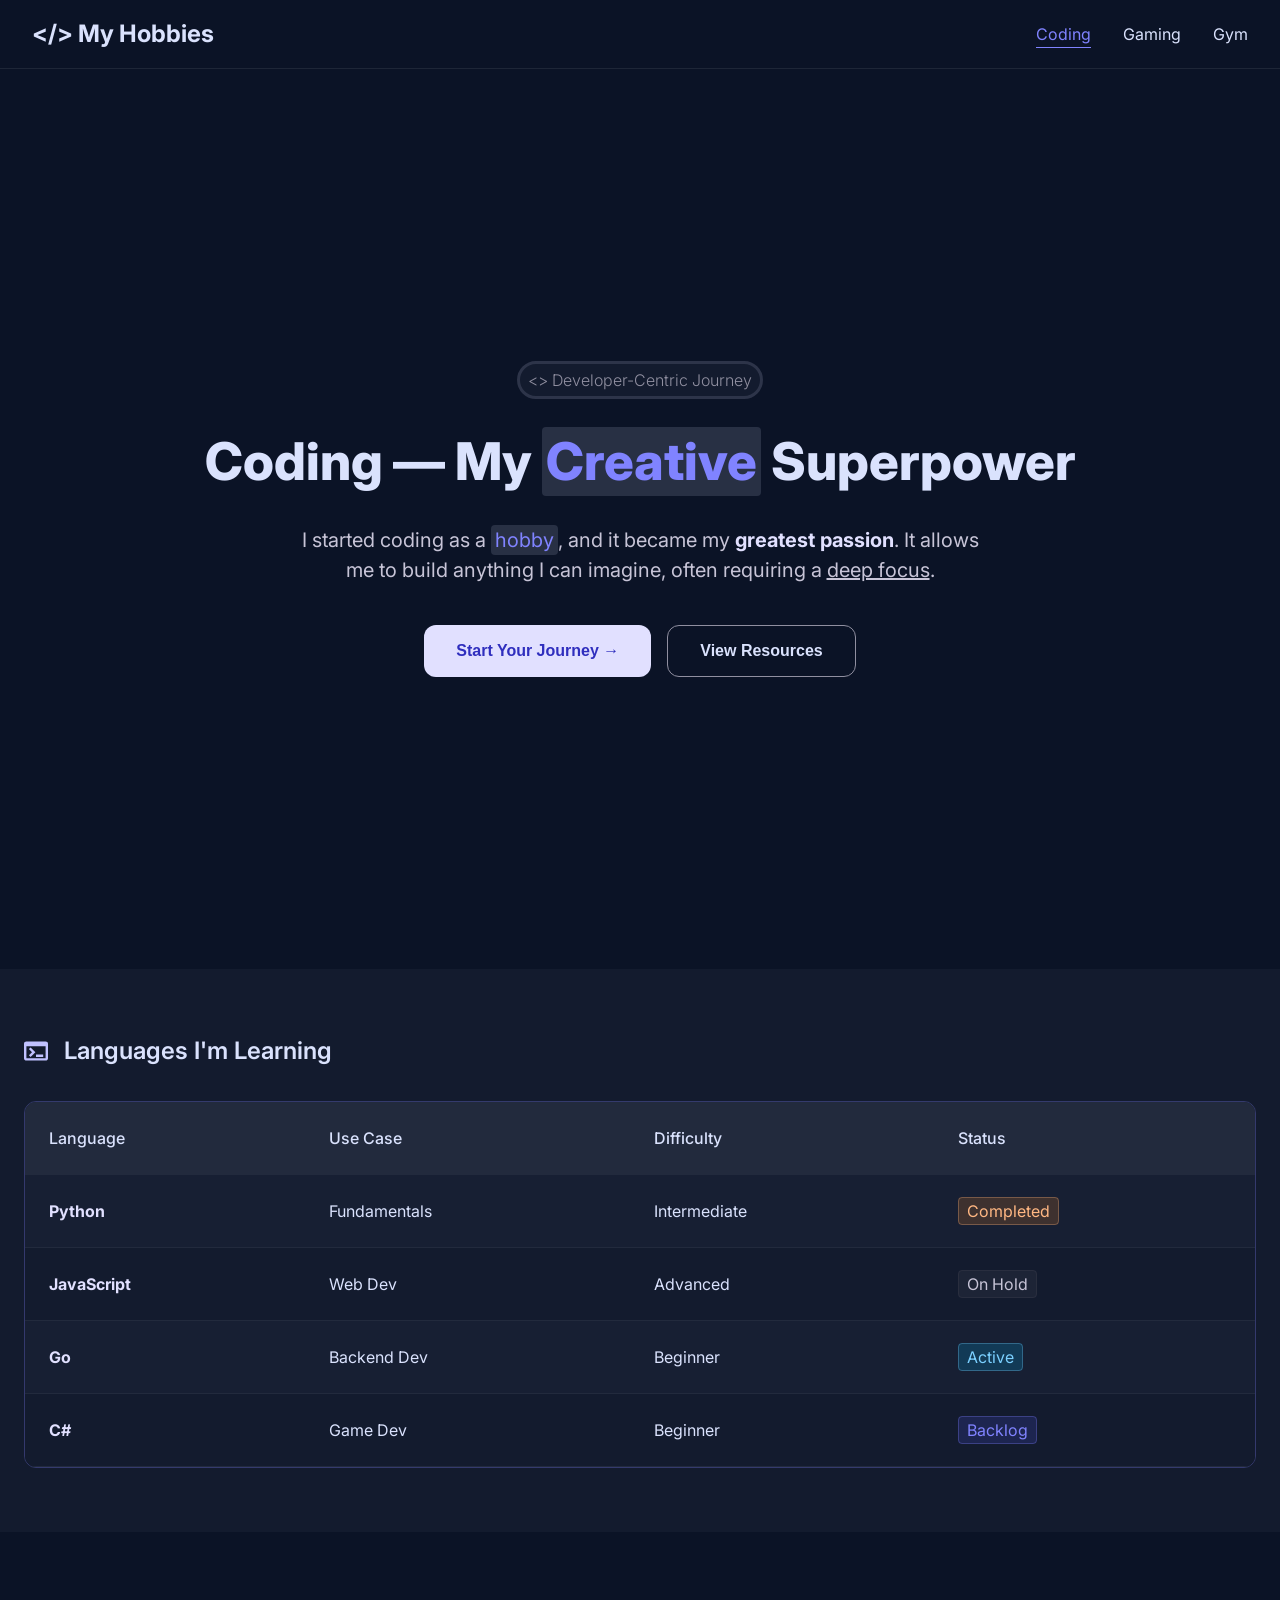
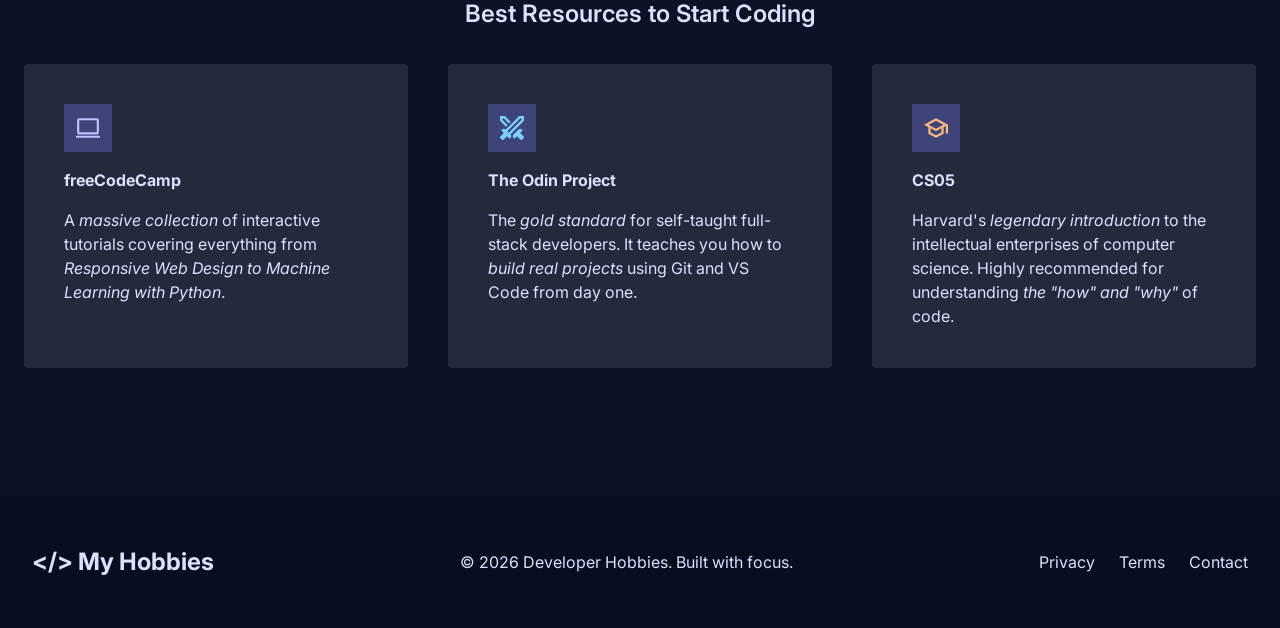
<file: index.html>
<!doctype html>
<html lang="en">
  <head>
    <meta charset="UTF-8" />
    <meta name="viewport" content="width=device-width, initial-scale=1.0" />
    <link rel="stylesheet" href="style.css" />
    <link rel="preconnect" href="https://fonts.googleapis.com" />
    <link rel="preconnect" href="https://fonts.gstatic.com" crossorigin />
    <link
      href="https://fonts.googleapis.com/css2?family=Inter:ital,opsz,wght@0,14..32,100..900;1,14..32,100..900&family=JetBrains+Mono:ital,wght@0,100..800;1,100..800&display=swap"
      rel="stylesheet"
    />
    <title>My Hobbies | Coding</title>
  </head>
  <body>
    <header>
      <h2>&lt;/&gt; My Hobbies</h2>
      <nav>
        <a href="index.html" class="active">Coding</a
        ><a href="gaming.html">Gaming</a><a href="gym.html">Gym</a>
      </nav>
    </header>
    <main>
      <section class="hero" style="padding: 4rem 8rem">
        <h3 class="shiny">&lt;&gt; Developer-Centric Journey</h3>
        <h1>Coding — My <mark>Creative</mark> Superpower</h1>
        <p>
          I started coding as a <mark>hobby</mark>, and it became my
          <b>greatest passion</b>. It allows me to build anything I can imagine,
          often requiring a <u>deep focus</u>.
        </p>
        <div class="wrap-buttons">
          <button class="default">
            <a href="recommend.html"
              >Start Your Journey &#8594;</a
            >
          </button>
          <button class="outline">
            <a href="#resources">View Resources</a>
          </button>
        </div>
      </section>

      <section class="table-content">
        <h2>
          <img
            src="/assets/terminal.svg"
            alt="Terminal Icon"
            width="24"
            height="24"
          />
          Languages I'm Learning
        </h2>
        <div class="table-wrapper">
          <table cellspacing="0" cellpadding="0">
            <thead>
              <tr>
                <td>Language</td>
                <td>Use Case</td>
                <td>Difficulty</td>
                <td>Status</td>
              </tr>
            </thead>
            <tbody>
              <tr>
                <td><b>Python</b></td>
                <td>Fundamentals</td>
                <td>Intermediate</td>
                <td><mark class="normal tertiary">Completed</mark></td>
              </tr>
              <tr>
                <td><b>JavaScript</b></td>
                <td>Web Dev</td>
                <td>Advanced</td>
                <td><mark class="normal muted">On Hold</mark></td>
              </tr>
              <tr>
                <td><b>Go</b></td>
                <td>Backend Dev</td>
                <td>Beginner</td>
                <td><mark class="normal secondary">Active</mark></td>
              </tr>
              <tr>
                <td><b>C#</b></td>
                <td>Game Dev</td>
                <td>Beginner</td>
                <td><mark class="normal primary">Backlog</mark></td>
              </tr>
            </tbody>
          </table>
        </div>
      </section>
      <section class="information" id="resources">
        <h2>Best Resources to Start Coding</h2>
        <div class="wrap-cards">
          <div class="card">
            <img src="/assets/Container.svg" alt="icon" />
            <h3>freeCodeCamp</h3>
            <p>
              A <i>massive collection</i> of interactive tutorials covering
              everything from
              <i>Responsive Web Design to Machine Learning with Python</i>.
            </p>
          </div>
          <div class="card">
            <img src="/assets/Container-1.svg" alt="icon" />
            <h3>The Odin Project</h3>
            <p>
              The <i>gold standard</i> for self-taught full-stack developers. It
              teaches you how to <i>build real projects</i> using Git and VS
              Code from day one.
            </p>
          </div>
          <div class="card">
            <img src="/assets/Container-2.svg" alt="icon" />
            <h3>CS05</h3>
            <p>
              Harvard's <i>legendary introduction</i> to the intellectual
              enterprises of computer science. Highly recommended for
              understanding <i>the "how" and "why"</i> of code.
            </p>
          </div>
        </div>
      </section>
    </main>
    <footer>
      <h2>&lt;/&gt; My Hobbies</h2>
      <p>&copy; 2026 Developer Hobbies. Built with focus.</p>
      <ul>
        <li>Privacy</li>
        <li>Terms</li>
        <li>Contact</li>
      </ul>
    </footer>
  </body>
</html>
</file>
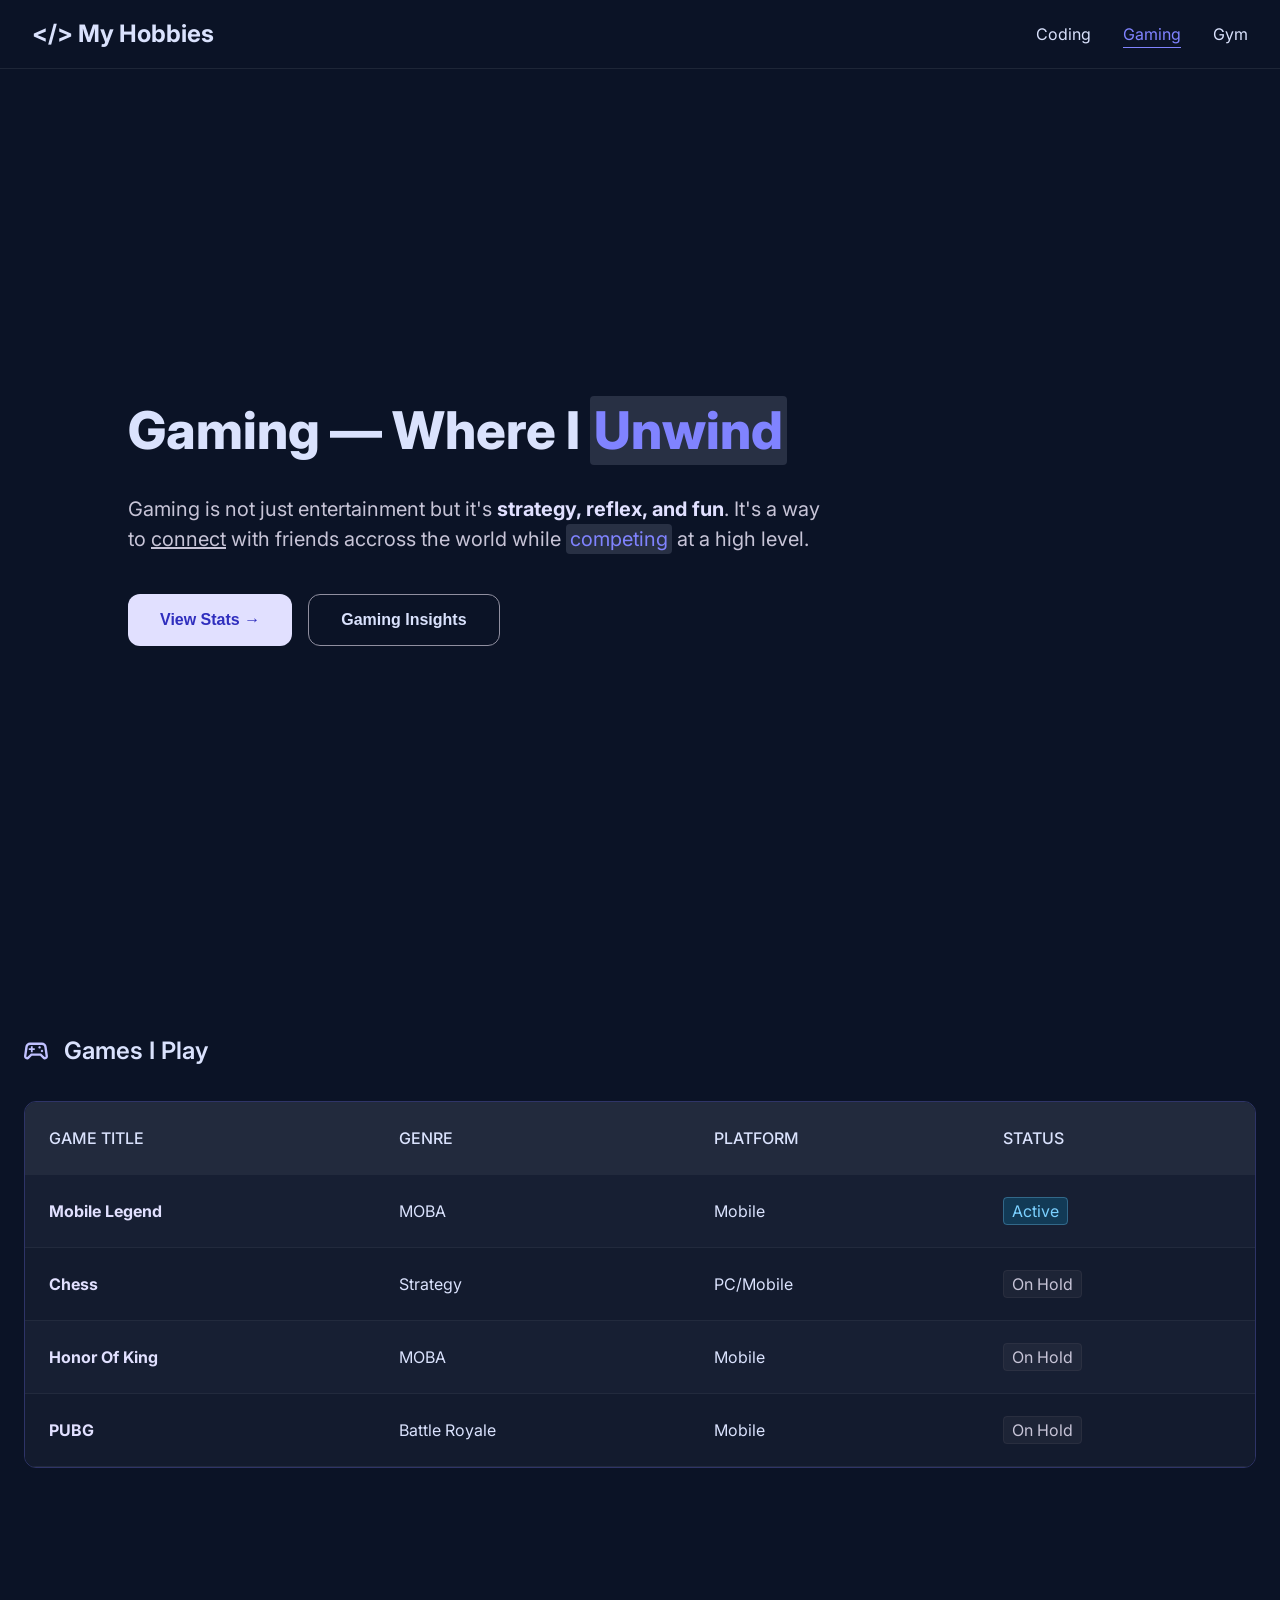
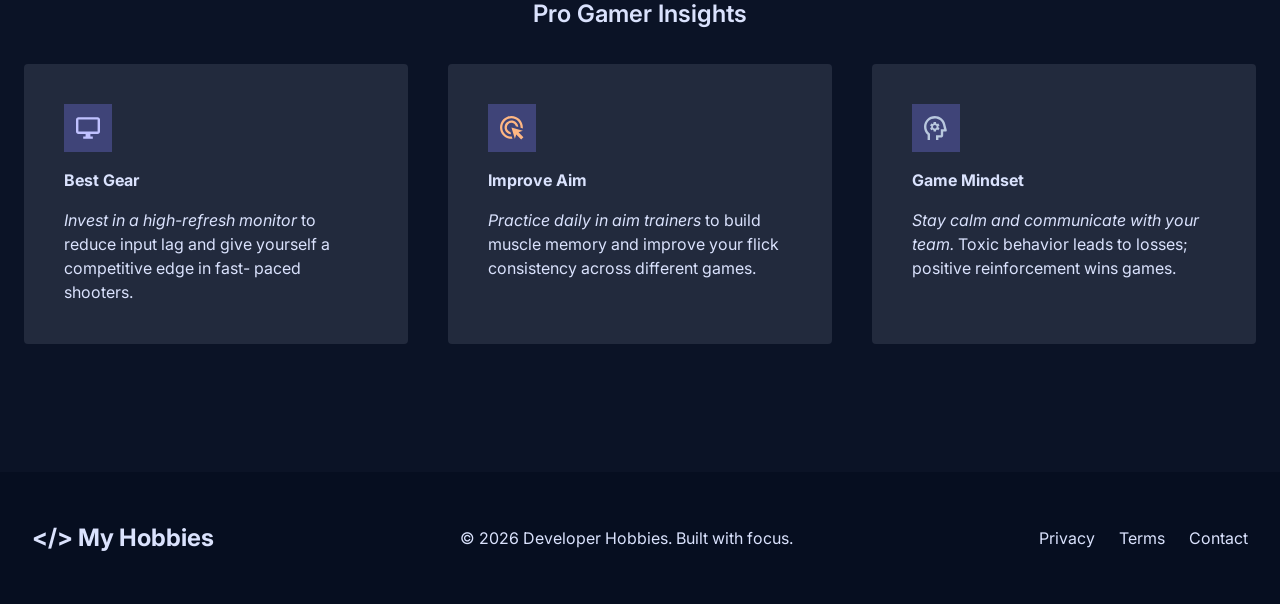
<file: gaming.html>
<!doctype html>
<html lang="en">
  <head>
    <meta charset="UTF-8" />
    <meta name="viewport" content="width=device-width, initial-scale=1.0" />
    <link rel="stylesheet" href="style.css" />
    <link rel="preconnect" href="https://fonts.googleapis.com" />
    <link rel="preconnect" href="https://fonts.gstatic.com" crossorigin />
    <link
      href="https://fonts.googleapis.com/css2?family=Inter:ital,opsz,wght@0,14..32,100..900;1,14..32,100..900&family=JetBrains+Mono:ital,wght@0,100..800;1,100..800&display=swap"
      rel="stylesheet"
    />
    <title>My Hobbies | Gaming</title>
  </head>
  <body>
    <header>
      <h2>&lt;/&gt; My Hobbies</h2>
      <nav>
        <a href="index.html">Coding</a
        ><a href="gaming.html" class="active">Gaming</a
        ><a href="gym.html">Gym</a>
      </nav>
    </header>
    <main>
      <section class="hero" style="padding: 4rem 8rem; align-items: start">
        <h1>Gaming — Where I <mark>Unwind</mark></h1>
        <p style="text-align: start">
          Gaming is not just entertainment but it's
          <b>strategy, reflex, and fun</b>. It's a way to <u>connect</u> with
          friends accross the world while <mark>competing</mark> at a high
          level.
        </p>
        <div class="wrap-buttons">
          <button class="default">
            <a href="#stats">View Stats &#8594;</a>
          </button>
          <button class="outline">
            <a href="#insights">Gaming Insights</a>
          </button>
        </div>
      </section>
      <section
        class="table-content"
        style="background-color: var(--color-bg)"
        id="stats"
      >
        <h2>
          <img
            src="/assets/console.svg"
            alt="console icon"
            width="24"
            height="24"
          />
          Games I Play
        </h2>
        <div class="table-wrapper">
          <table cellspacing="0" cellpadding="0">
            <thead>
              <tr>
                <td>GAME TITLE</td>
                <td>GENRE</td>
                <td>PLATFORM</td>
                <td>STATUS</td>
              </tr>
            </thead>
            <tbody>
              <tr>
                <td><b>Mobile Legend</b></td>
                <td>MOBA</td>
                <td>Mobile</td>
                <td><mark class="normal secondary">Active</mark></td>
              </tr>
              <tr>
                <td><b>Chess</b></td>
                <td>Strategy</td>
                <td>PC/Mobile</td>
                <td><mark class="normal muted">On Hold</mark></td>
              </tr>
              <tr>
                <td><b>Honor Of King</b></td>
                <td>MOBA</td>
                <td>Mobile</td>
                <td><mark class="normal muted">On Hold</mark></td>
              </tr>
              <tr>
                <td><b>PUBG</b></td>
                <td>Battle Royale</td>
                <td>Mobile</td>
                <td><mark class="normal muted">On Hold</mark></td>
              </tr>
            </tbody>
          </table>
        </div>
      </section>

      <section class="information" id="insights">
        <h2>Pro Gamer Insights</h2>
        <div class="wrap-cards">
          <div class="card">
            <img src="/assets/pc.svg" alt="icon" />
            <h3>Best Gear</h3>
            <p>
              <i>Invest in a high-refresh monitor</i> to reduce input lag and
              give yourself a competitive edge in fast- paced shooters.
            </p>
          </div>
          <div class="card">
            <img src="/assets/pointer.svg" alt="icon" />
            <h3>Improve Aim</h3>
            <p>
              <i>Practice daily in aim trainers</i> to build muscle memory and
              improve your flick consistency across different games.
            </p>
          </div>
          <div class="card">
            <img src="/assets/brain.svg" alt="icon" />
            <h3>Game Mindset</h3>
            <p>
              <i>Stay calm and communicate with your team.</i> Toxic behavior
              leads to losses; positive reinforcement wins games.
            </p>
          </div>
        </div>
      </section>
    </main>
    <footer>
      <h2>&lt;/&gt; My Hobbies</h2>
      <p>&copy; 2026 Developer Hobbies. Built with focus.</p>
      <ul>
        <li>Privacy</li>
        <li>Terms</li>
        <li>Contact</li>
      </ul>
    </footer>
  </body>
</html>
</file>
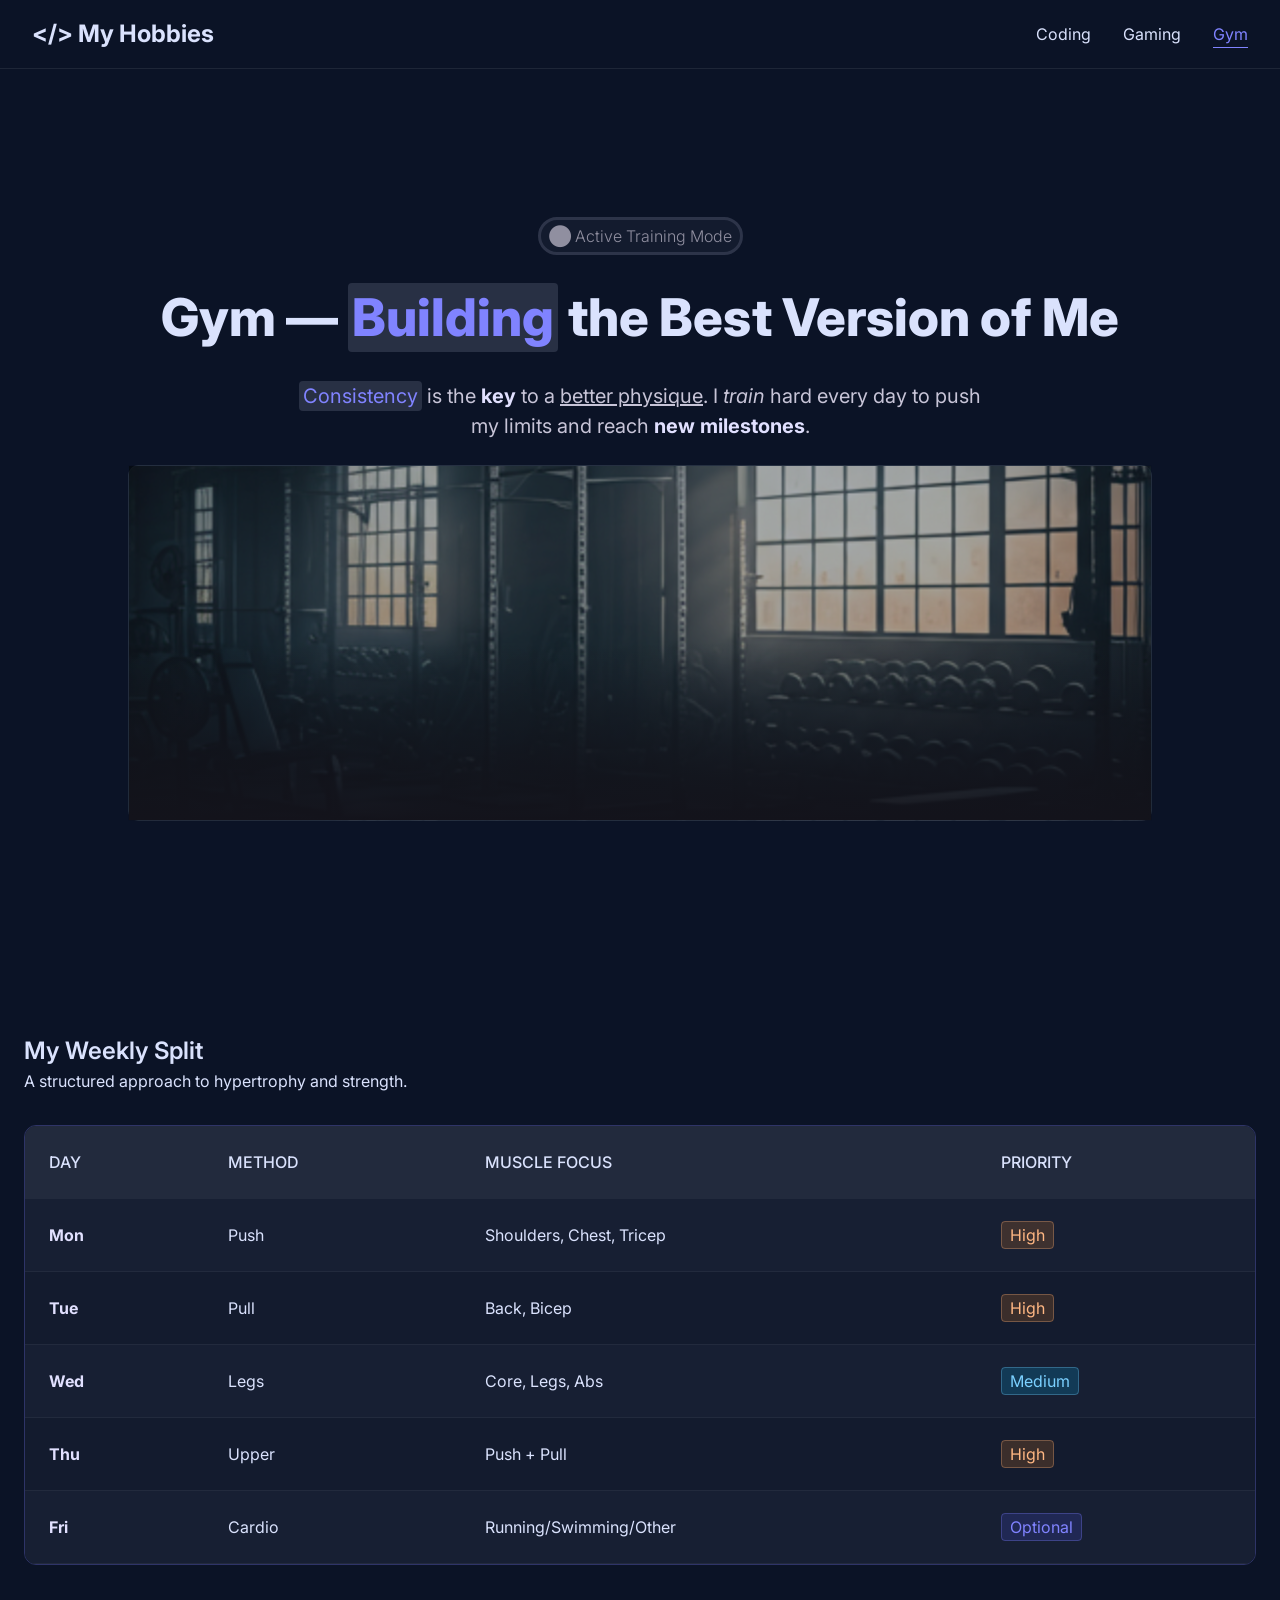
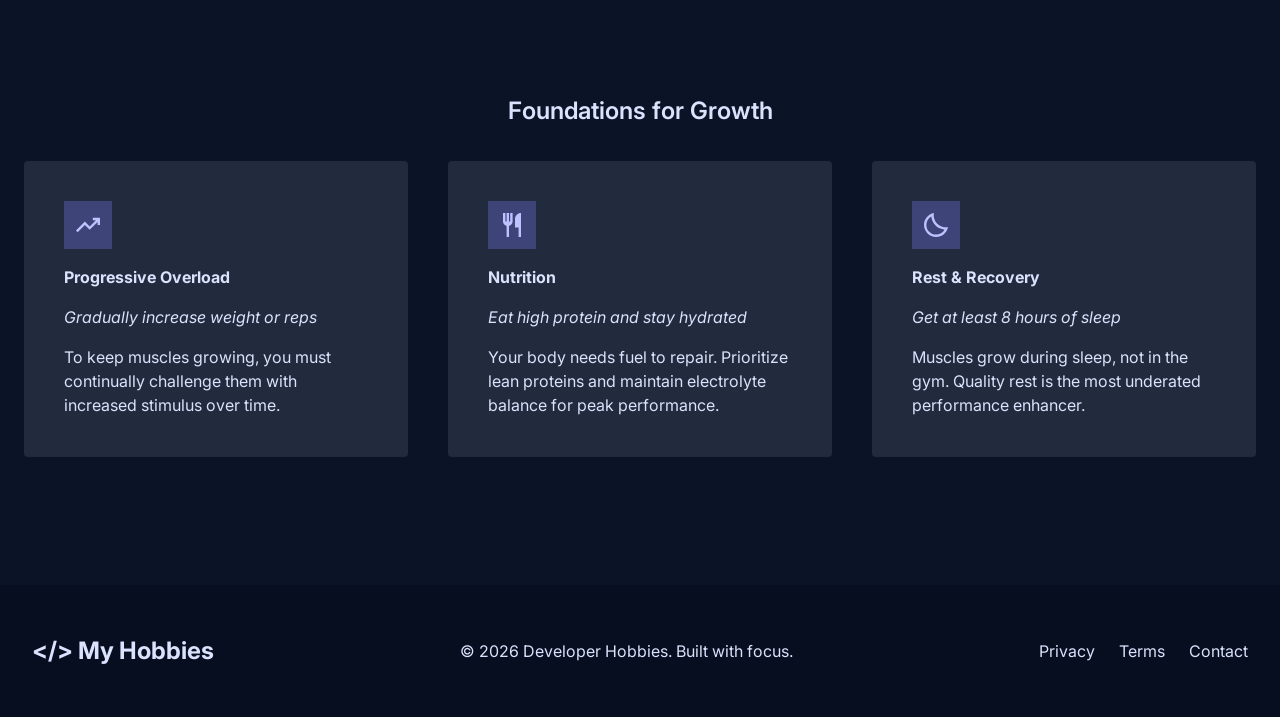
<file: gym.html>
<!doctype html>
<html lang="en">
  <head>
    <meta charset="UTF-8" />
    <meta name="viewport" content="width=device-width, initial-scale=1.0" />
    <link rel="stylesheet" href="style.css" />
    <link rel="preconnect" href="https://fonts.googleapis.com" />
    <link rel="preconnect" href="https://fonts.gstatic.com" crossorigin />
    <link
      href="https://fonts.googleapis.com/css2?family=Inter:ital,opsz,wght@0,14..32,100..900;1,14..32,100..900&family=JetBrains+Mono:ital,wght@0,100..800;1,100..800&display=swap"
      rel="stylesheet"
    />
    <title>My Hobbies | Gym</title>
  </head>
  <body>
    <header>
      <h2>&lt;/&gt; My Hobbies</h2>
      <nav>
        <a href="index.html">Coding</a><a href="gaming.html">Gaming</a
        ><a href="gym.html" class="active">Gym</a>
      </nav>
    </header>
    <main>
      <section class="hero" style="padding: 4rem 8rem">
        <h3 class="shiny">&#11044; Active Training Mode</h3>
        <h1>Gym — <mark>Building</mark> the Best Version of Me</h1>
        <p>
          <mark>Consistency</mark> is the <b>key</b> to a
          <u>better physique</u>. I <i>train</i> hard every day to push my
          limits and reach <b>new milestones</b>.
        </p>
        <img src="assets/gym-bg.svg" alt="gym image" />
      </section>
      <section class="table-content" style="background-color: var(--color-bg)">
        <div>
          <h2>My Weekly Split</h2>
          <p>A structured approach to hypertrophy and strength.</p>
        </div>
        <div class="table-wrapper">
          <table cellspacing="0" cellpadding="0">
            <thead>
              <tr>
                <td>DAY</td>
                <td>METHOD</td>
                <td>MUSCLE FOCUS</td>
                <td>PRIORITY</td>
              </tr>
            </thead>
            <tbody>
              <tr>
                <td><b>Mon</b></td>
                <td>Push</td>
                <td>Shoulders, Chest, Tricep</td>
                <td><mark class="normal tertiary">High</mark></td>
              </tr>
              <tr>
                <td><b>Tue</b></td>
                <td>Pull</td>
                <td>Back, Bicep</td>
                <td><mark class="normal tertiary">High</mark></td>
              </tr>
              <tr>
                <td><b>Wed</b></td>
                <td>Legs</td>
                <td>Core, Legs, Abs</td>
                <td><mark class="normal secondary">Medium</mark></td>
              </tr>
              <tr>
                <td><b>Thu</b></td>
                <td>Upper</td>
                <td>Push + Pull</td>
                <td><mark class="normal tertiary">High</mark></td>
              </tr>
              <tr>
                <td><b>Fri</b></td>
                <td>Cardio</td>
                <td>Running/Swimming/Other</td>
                <td><mark class="normal primary">Optional</mark></td>
              </tr>
            </tbody>
          </table>
        </div>
      </section>

      <section class="information" id="insights">
        <h2>Foundations for Growth</h2>
        <div class="wrap-cards">
          <div class="card">
            <img src="/assets/graph-up.svg" alt="icon" />
            <h3>Progressive Overload</h3>
            <i>Gradually increase weight or reps</i>
            <p>
              To keep muscles growing, you must continually challenge them with
              increased stimulus over time.
            </p>
          </div>
          <div class="card">
            <img src="/assets/eat.svg" alt="icon" />
            <h3>Nutrition</h3>
            <i>Eat high protein and stay hydrated</i>
            <p>
              Your body needs fuel to repair. Prioritize lean proteins and
              maintain electrolyte balance for peak performance.
            </p>
          </div>
          <div class="card">
            <img src="/assets/moon.svg" alt="icon" />
            <h3>Rest & Recovery</h3>
            <i>Get at least 8 hours of sleep</i>
            <p>
              Muscles grow during sleep, not in the gym. Quality rest is the
              most underated performance enhancer.
            </p>
          </div>
        </div>
      </section>
    </main>
    <footer>
      <h2>&lt;/&gt; My Hobbies</h2>
      <p>&copy; 2026 Developer Hobbies. Built with focus.</p>
      <ul>
        <li>Privacy</li>
        <li>Terms</li>
        <li>Contact</li>
      </ul>
    </footer>
  </body>
</html>
</file>
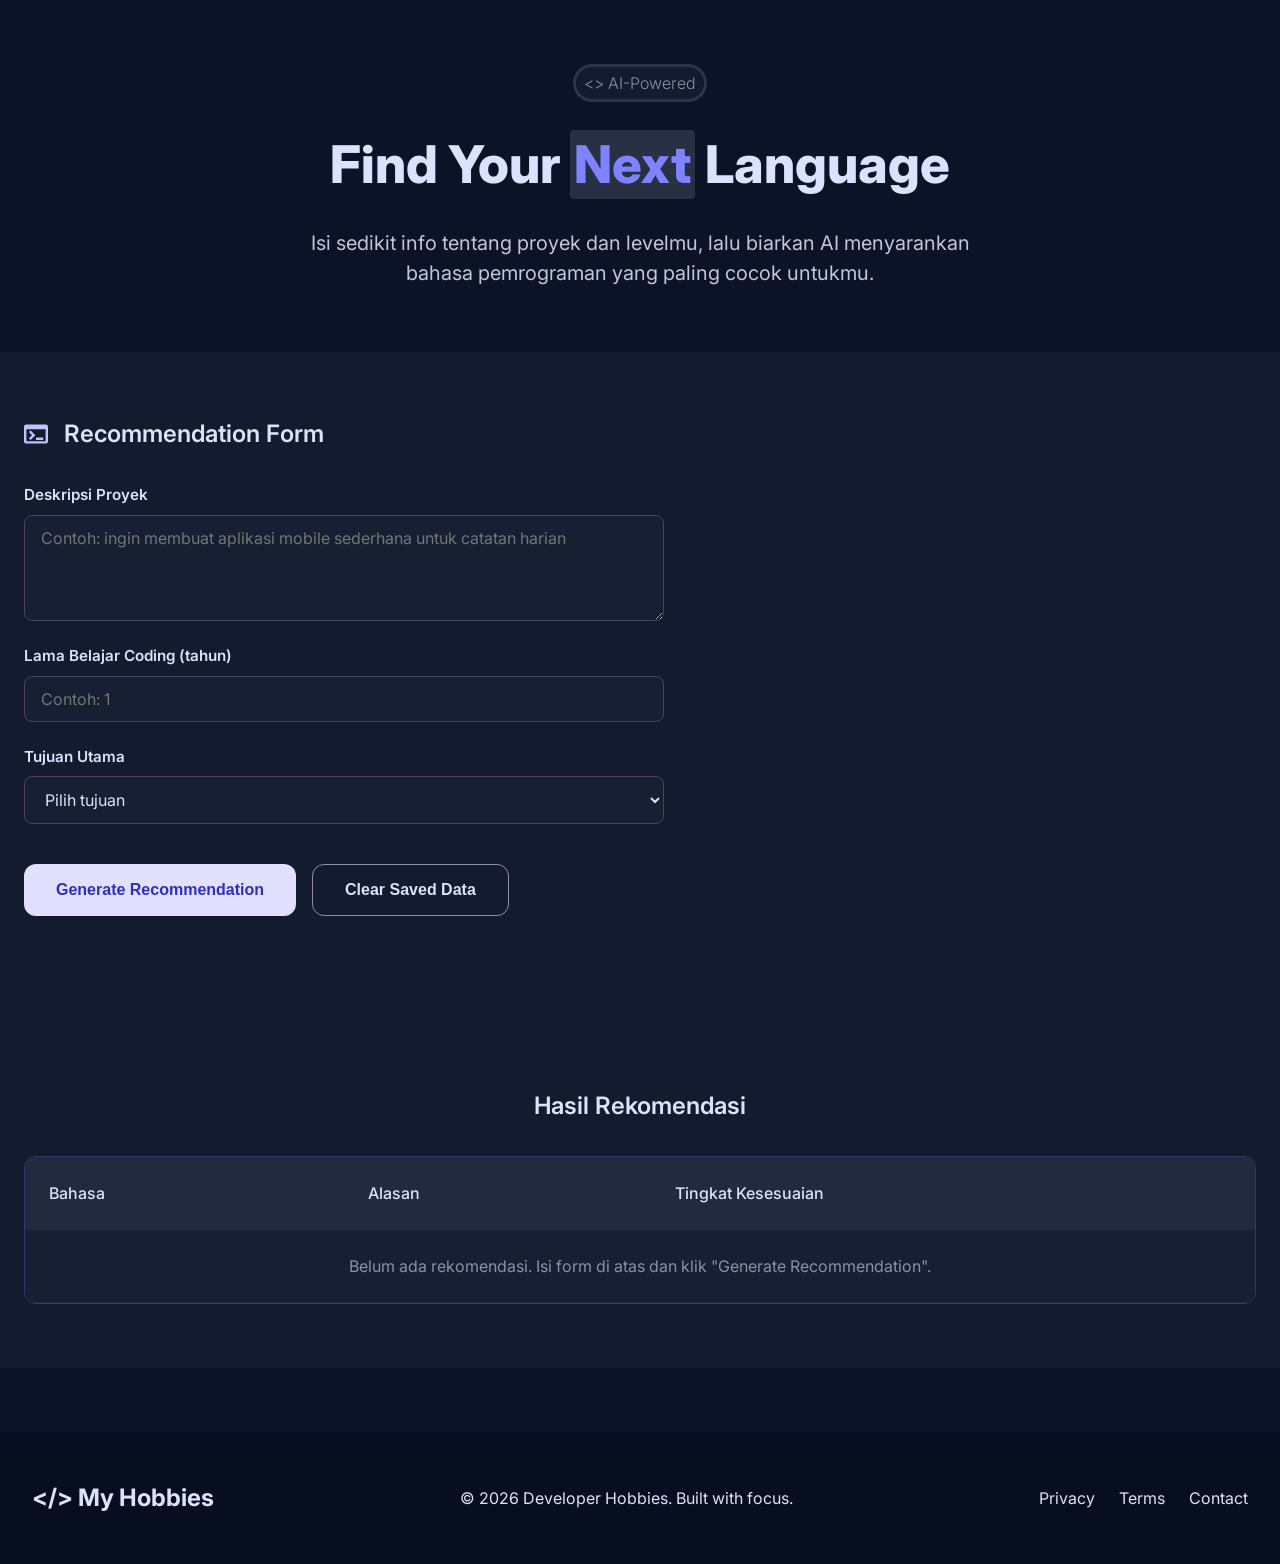
<file: recommend.html>
<!doctype html>
<html lang="en">
  <head>
    <meta charset="UTF-8" />
    <meta name="viewport" content="width=device-width, initial-scale=1.0" />
    <link rel="stylesheet" href="style.css" />
    <link rel="preconnect" href="https://fonts.googleapis.com" />
    <link rel="preconnect" href="https://fonts.gstatic.com" crossorigin />
    <link
      href="https://fonts.googleapis.com/css2?family=Inter:ital,opsz,wght@0,14..32,100..900;1,14..32,100..900&family=JetBrains+Mono:ital,wght@0,100..800;1,100..800&display=swap"
      rel="stylesheet"
    />
    <title>My Hobbies | Language Recommender</title>
  </head>
  <body>
    <main>
      <section class="hero" style="padding: 4rem 8rem; min-height: auto">
        <h3 class="shiny">&lt;&gt; AI-Powered</h3>
        <h1>Find Your <mark>Next</mark> Language</h1>
        <p>
          Isi sedikit info tentang proyek dan levelmu, lalu biarkan AI
          menyarankan bahasa pemrograman yang paling cocok untukmu.
        </p>
      </section>

      <section class="table-content">
        <h2>
          <img
            src="/assets/terminal.svg"
            alt="Terminal Icon"
            width="24"
            height="24"
          />
          Recommendation Form
        </h2>

        <form id="recommend-form" class="recommend-form" novalidate>
          <div class="form-group">
            <label for="project-desc">Deskripsi Proyek</label>
            <textarea
              id="project-desc"
              name="project-desc"
              rows="4"
              placeholder="Contoh: ingin membuat aplikasi mobile sederhana untuk catatan harian"
              required
              minlength="10"
              maxlength="500"
            ></textarea>
          </div>

          <div class="form-group">
            <label for="experience">Lama Belajar Coding (tahun)</label>
            <input
              type="number"
              id="experience"
              name="experience"
              placeholder="Contoh: 1"
              required
              min="0"
              max="50"
              step="1"
            />
          </div>

          <div class="form-group">
            <label for="goal">Tujuan Utama</label>
            <select id="goal" name="goal" required>
              <option value="" disabled selected>Pilih tujuan</option>
              <option value="web">Web Development</option>
              <option value="mobile">Mobile Development</option>
              <option value="game">Game Development</option>
              <option value="data">Data Science / AI</option>
              <option value="backend">Backend / API</option>
              <option value="automation">Automation / Scripting</option>
            </select>
          </div>

          <div class="wrap-buttons">
            <button type="submit" class="default" id="submit-btn">
              Generate Recommendation
            </button>
            <button type="button" class="outline" id="clear-btn">
              Clear Saved Data
            </button>
          </div>

          <p id="form-status" class="form-status" role="status"></p>
        </form>
      </section>

      <section class="information" id="result-section">
        <h2>Hasil Rekomendasi</h2>
        <div class="table-wrapper">
          <table cellspacing="0" cellpadding="0" id="result-table">
            <thead>
              <tr>
                <td>Bahasa</td>
                <td>Alasan</td>
                <td>Tingkat Kesesuaian</td>
              </tr>
            </thead>
            <tbody id="result-table-body">
              <tr>
                <td colspan="3" style="text-align: center; color: var(--color-text-subtle)">
                  Belum ada rekomendasi. Isi form di atas dan klik "Generate Recommendation".
                </td>
              </tr>
            </tbody>
          </table>
        </div>
      </section>
    </main>
    <footer>
      <h2>&lt;/&gt; My Hobbies</h2>
      <p>&copy; 2026 Developer Hobbies. Built with focus.</p>
      <ul>
        <li>Privacy</li>
        <li>Terms</li>
        <li>Contact</li>
      </ul>
    </footer>
    <script src="recommend.js"></script>
  </body>
</html>
</file>
<file: style.css>
:root {
  /* ========================
     BACKGROUND & SURFACE
     ======================== */
  --color-bg: #0b1326;
  --color-surface-lowest: #060e20;
  --color-surface-low: #131b2e;
  --color-surface: #171f33;
  --color-surface-high: #222a3d;
  --color-surface-highest: #2d3449;
  --color-surface-bright: #31394d;

  /* ========================
     TEXT
     ======================== */
  --color-text: #dae2fd; /* primary / heading */
  --color-text-muted: #c7c4d7; /* body */
  --color-text-subtle: #908fa0; /* caption / placeholder */
  --color-text-inverse: #283044;

  /* ========================
     PRIMARY — Indigo
     ======================== */
  --color-primary-light: #e1e0ff;
  --color-primary-soft: #c0c1ff;
  --color-primary: #8083ff;
  --color-primary-dark: #494bd6;
  --color-primary-deep: #2f2ebe;
  --color-primary-on: #1000a9;
  --color-primary-deepest: #0d0096;
  --color-primary-base: #07006c;

  /* ========================
     SECONDARY — Cyan
     ======================== */
  --color-secondary-light: #c4e7ff;
  --color-secondary: #7bd0ff;
  --color-secondary-dark: #00a6e0;
  --color-secondary-on: #004c69;
  --color-secondary-deep: #00354a;
  --color-secondary-deepest: #001e2c;

  /* ========================
     TERTIARY — Orange
     ======================== */
  --color-tertiary-light: #ffdcc5;
  --color-tertiary: #ffb783;
  --color-tertiary-dark: #d97721;
  --color-tertiary-on: #703700;
  --color-tertiary-deep: #4f2500;
  --color-tertiary-deepest: #301400;

  /* ========================
     ERROR — Red
     ======================== */
  --color-error-light: #ffdad6;
  --color-error: #ffb4ab;
  --color-error-dark: #93000a;
  --color-error-on: #690005;

  /* ========================
     BORDER & OUTLINE
     ======================== */
  --color-outline: #908fa0;
  --color-outline-variant: #464554;
  --color-border: rgba(255, 255, 255, 0.08);
  --color-border-hover: rgba(128, 131, 255, 0.3);

  /* ========================
     UTILITY / OVERLAY
     ======================== */
  --color-overlay: rgba(0, 0, 0, 0.4);
  --color-mark-bg: rgba(128, 131, 255, 0.2);
  --color-mark-border: #8083ff;
  --color-glow-primary: rgba(128, 131, 255, 0.2);
  --color-glow-secondary: rgba(123, 208, 255, 0.2);
}

*,
*::before,
*::after {
  box-sizing: border-box;
  margin: 0;
  padding: 0;
}

html {
  font-size: 16px;
  scroll-behavior: smooth;
}

body {
  background-color: var(--color-bg);
  font-family:
    "Inter",
    system-ui,
    -apple-system,
    sans-serif;
  font-weight: 400;
  font-style: normal;
  line-height: 1.5;
  color: var(--color-text);
}

/* Navbar */
header {
  background-color: var(--color-bg);
  position: sticky;
  display: flex;
  justify-content: space-between;
  align-items: center;
  padding: 1rem 2rem;
  top: 0;
  border-bottom: 0.1rem solid var(--color-border);
}

nav {
  display: flex;
  gap: 2rem;
}

nav a {
  padding: 0.1rem 0;
  text-decoration: none;
  color: var(--color-text);
  transition: color 0.3s ease;
}

nav a:hover {
  color: var(--color-primary);
}

nav a.active {
  color: var(--color-primary);
  border-bottom: 0.1rem solid var(--color-primary);
}

/* Footer */
footer {
  margin-top: 4rem;
  padding: 3rem 2rem;
  display: flex;
  justify-content: space-between;
  align-items: center;
  background-color: var(--color-surface-lowest);
}

ul {
  list-style: none;
  display: flex;
  gap: 1.5rem;
}

ul li {
  transition: color 0.3s ease;
  cursor: pointer;
}

ul li:hover {
  color: var(--color-primary);
}

/* Hero Section */
.hero {
  min-height: 100vh;
  display: flex;
  flex-direction: column;
  align-items: center;
  justify-content: center;
  text-align: center;
  gap: 1.5rem;
}

.hero h1 {
  font-size: 3.25rem;
  font-weight: 800;
}

.hero p {
  font-size: 1.25rem;
  max-width: 700px;
  color: var(--color-text-muted);
}

.hero img {
  width: 100%;
  height: auto;
}

mark {
  background-color: var(--color-text-inverse);
  color: var(--color-primary);
  padding: 0.2rem 0.25rem;
  border-radius: 4px;
}

mark.normal {
  padding: 0.2rem 0.5rem;
}

mark.secondary {
  background-color: rgb(from var(--color-secondary-dark) r g b/ 0.2);
  color: var(--color-secondary);
  border: 0.1rem solid rgb(from var(--color-secondary) r g b/ 0.3);
}

mark.tertiary {
  background-color: rgb(from var(--color-tertiary-dark) r g b/ 0.2);
  color: var(--color-tertiary);
  border: 0.1rem solid rgb(from var(--color-tertiary) r g b/ 0.3);
}

mark.primary {
  background-color: rgb(from var(--color-primary-dark) r g b/ 0.2);
  color: var(--color-primary);
  border: 0.1rem solid rgb(from var(--color-primary) r g b/ 0.3);
}

mark.muted {
  background-color: rgb(from var(--color-outline-variant) r g b/ 0.2);
  color: var(--color-text-muted);
  border: 0.1rem solid rgb(from var(--color-outline-variant) r g b/ 0.3);
}

a {
  color: inherit;
  text-decoration: none;
}

.hero .shiny {
  padding: 0.25rem 0.5rem;
  font-size: 1rem;
  font-weight: 300;
  background: var(--color-surface-low);
  color: var(--color-text-subtle);
  border: 0.2rem solid var(--color-surface-highest);
  border-radius: 20px;
  -webkit-border-radius: 20px;
  -moz-border-radius: 20px;
  -ms-border-radius: 20px;
  -o-border-radius: 20px;
  transition: all 0.3s ease;
  cursor: default;
}

b {
  color: var(--color-primary-light);
}

.hero .shiny:hover {
  color: var(--color-primary);
  border-color: var(--color-primary);
  background: var(--color-surface-high);
}

.wrap-buttons {
  display: flex;
  gap: 1rem;
  margin-top: 1rem;
}

button {
  padding: 1rem 2rem;
  font-size: 1rem;
  font-weight: 700;
  border-radius: 12px;
  -webkit-border-radius: 12px;
  -moz-border-radius: 12px;
  -ms-border-radius: 12px;
  -o-border-radius: 12px;
  cursor: pointer;
  transition: all 0.3s ease;
}

button:active {
  transform: scale(0.98);
}

button.default {
  background-color: var(--color-primary-light);
  color: var(--color-primary-deep);
  border: none;
}

button.default:hover {
  background-color: var(--color-primary);
  color: var(--color-primary-on);
}

button.outline {
  background-color: transparent;
  color: var(--color-text);
  border: 0.1rem solid var(--color-text-subtle);
  transition: all 0.3s ease;
}

button.outline:hover {
  color: var(--color-primary);
  border-color: var(--color-primary);
}

/* Table Content */
.table-content {
  padding: 4rem 1.5rem;
  display: flex;
  flex-direction: column;
  gap: 2rem;
  justify-content: center;
  background-color: var(--color-surface-low);
}

.table-content h2 {
  display: flex;
  align-items: center;
  gap: 1rem;
  font-size: 1.5rem;
  font-weight: 600;
}

/* Table wrapper — ganti rule table lama */
.table-wrapper {
  width: 100%;
  overflow-x: auto;
  -webkit-overflow-scrolling: touch;
  border: 0.1rem solid var(--color-border-hover);
  border-radius: 12px;
}

table {
  /* hapus border & border-radius dari sini, pindah ke wrapper */
  width: 100%;
  border-collapse: collapse;
  overflow: hidden;
}

table td {
  padding: 1.5rem;
  border-bottom: 0.1rem solid var(--color-surface-high);
}

thead {
  background-color: var(--color-surface-high);
  font-weight: 500;
}

tbody tr {
  transition: background-color 0.3s ease;
}

tbody tr:nth-child(odd) {
  background-color: var(--color-surface);
}

tbody tr:nth-child(even) {
  background-color: var(--color-surface-low);
}

tbody tr:hover {
  background-color: var(--color-surface-high);
}

/* Informational Sections */
.information {
  padding: 4rem 1.5rem;
  display: flex;
  flex-direction: column;
  gap: 2rem;
  justify-content: center;
}

.information > h2 {
  text-align: center;
  font-weight: 600;
}

.wrap-cards {
  display: flex;
  justify-content: center;
  align-items: stretch;
  flex-direction: row;
  flex-wrap: wrap;
  gap: 2.5rem;
}

.wrap-cards .card {
  background-color: var(--color-surface-high);
  padding: 2.5rem;
  display: flex;
  flex-direction: column;
  gap: 1rem;
  flex: 1 1 250px;
  border-radius: 4px;
  -webkit-border-radius: 4px;
  -moz-border-radius: 4px;
  -ms-border-radius: 4px;
  -o-border-radius: 4px;
}

.card img {
  background-color: rgb(from var(--color-primary) r g b/ 0.3);
  padding: 0.75rem;
  width: 3rem;
  height: 3rem;
}

.card h3 {
  font-size: 1rem;
  font-weight: 700;
}

.card p {
  font-size: 1rem;
}

.recommend-form {
  display: flex;
  flex-direction: column;
  gap: 1.5rem;
  max-width: 640px;
}

.form-group {
  display: flex;
  flex-direction: column;
  gap: 0.5rem;
}

.form-group label {
  font-weight: 600;
  font-size: 0.95rem;
  color: var(--color-text);
}

.form-group input,
.form-group select,
.form-group textarea {
  background-color: var(--color-surface);
  border: 0.1rem solid var(--color-outline-variant);
  border-radius: 8px;
  padding: 0.75rem 1rem;
  color: var(--color-text);
  font-family: inherit;
  font-size: 1rem;
  transition: border-color 0.3s ease;
}

.form-group input:focus,
.form-group select:focus,
.form-group textarea:focus {
  outline: none;
  border-color: var(--color-primary);
}

.form-group input:invalid:not(:placeholder-shown),
.form-group textarea:invalid:not(:placeholder-shown) {
  border-color: var(--color-error);
}

.form-group small {
  color: var(--color-text-subtle);
  font-size: 0.8rem;
}

.form-status {
  font-size: 0.9rem;
  min-height: 1.2rem;
}

.form-status.error {
  color: var(--color-error);
}

.form-status.success {
  color: var(--color-secondary);
}

#result-section {
  background-color: var(--color-surface-low);
}

/* ========================
   TABLET — 768px
   ======================== */
@media (max-width: 768px) {
  /* Hero */
  .hero {
    padding: 3rem 2rem !important;
  }

  .hero h1 {
    font-size: 2.25rem;
  }

  .hero p {
    font-size: 1rem;
  }

  /* Table */
  .table-content {
    padding: 3rem 1.5rem;
  }

  /* Cards */
  .wrap-cards {
    gap: 1.5rem;
  }

  .wrap-cards .card {
    flex: 1 1 200px;
    padding: 1.75rem;
  }

  /* Footer */
  footer {
    flex-direction: column;
    gap: 1.5rem;
    text-align: center;
  }
}

/* ========================
   MOBILE — 320px - 425px
   ======================== */
@media (max-width: 426px) {
  header h2{
    display: none;
  }

  header{
    justify-content: center;
  }

  /* Hero */
  .hero {
    padding: 2rem 1.25rem !important;
    min-height: auto;
    padding-top: 4rem !important;
    padding-bottom: 4rem !important;
  }

  .hero h1 {
    font-size: 1.75rem;
  }

  .hero p {
    font-size: 0.95rem;
  }

  .hero .shiny {
    font-size: 0.85rem;
  }

  button {
    padding: 0.75rem 1.5rem;
    font-size: 0.75rem;
  }

  /* Table */
  .table-content {
    padding: 2.5rem 1rem;
  }

  /* Cards */
  .wrap-cards {
    flex-direction: column;
    gap: 1rem;
  }

  .wrap-cards .card {
    flex: 1 1 100%;
    padding: 1.5rem;
  }

  /* Information */
  .information {
    padding: 2.5rem 1rem;
  }

  /* Footer */
  footer {
    flex-direction: column;
    gap: 1rem;
    text-align: center;
    padding: 2rem 1rem;
    margin-top: 2rem;
  }

  footer ul {
    justify-content: center;
    gap: 1rem;
  }
}
</file>
